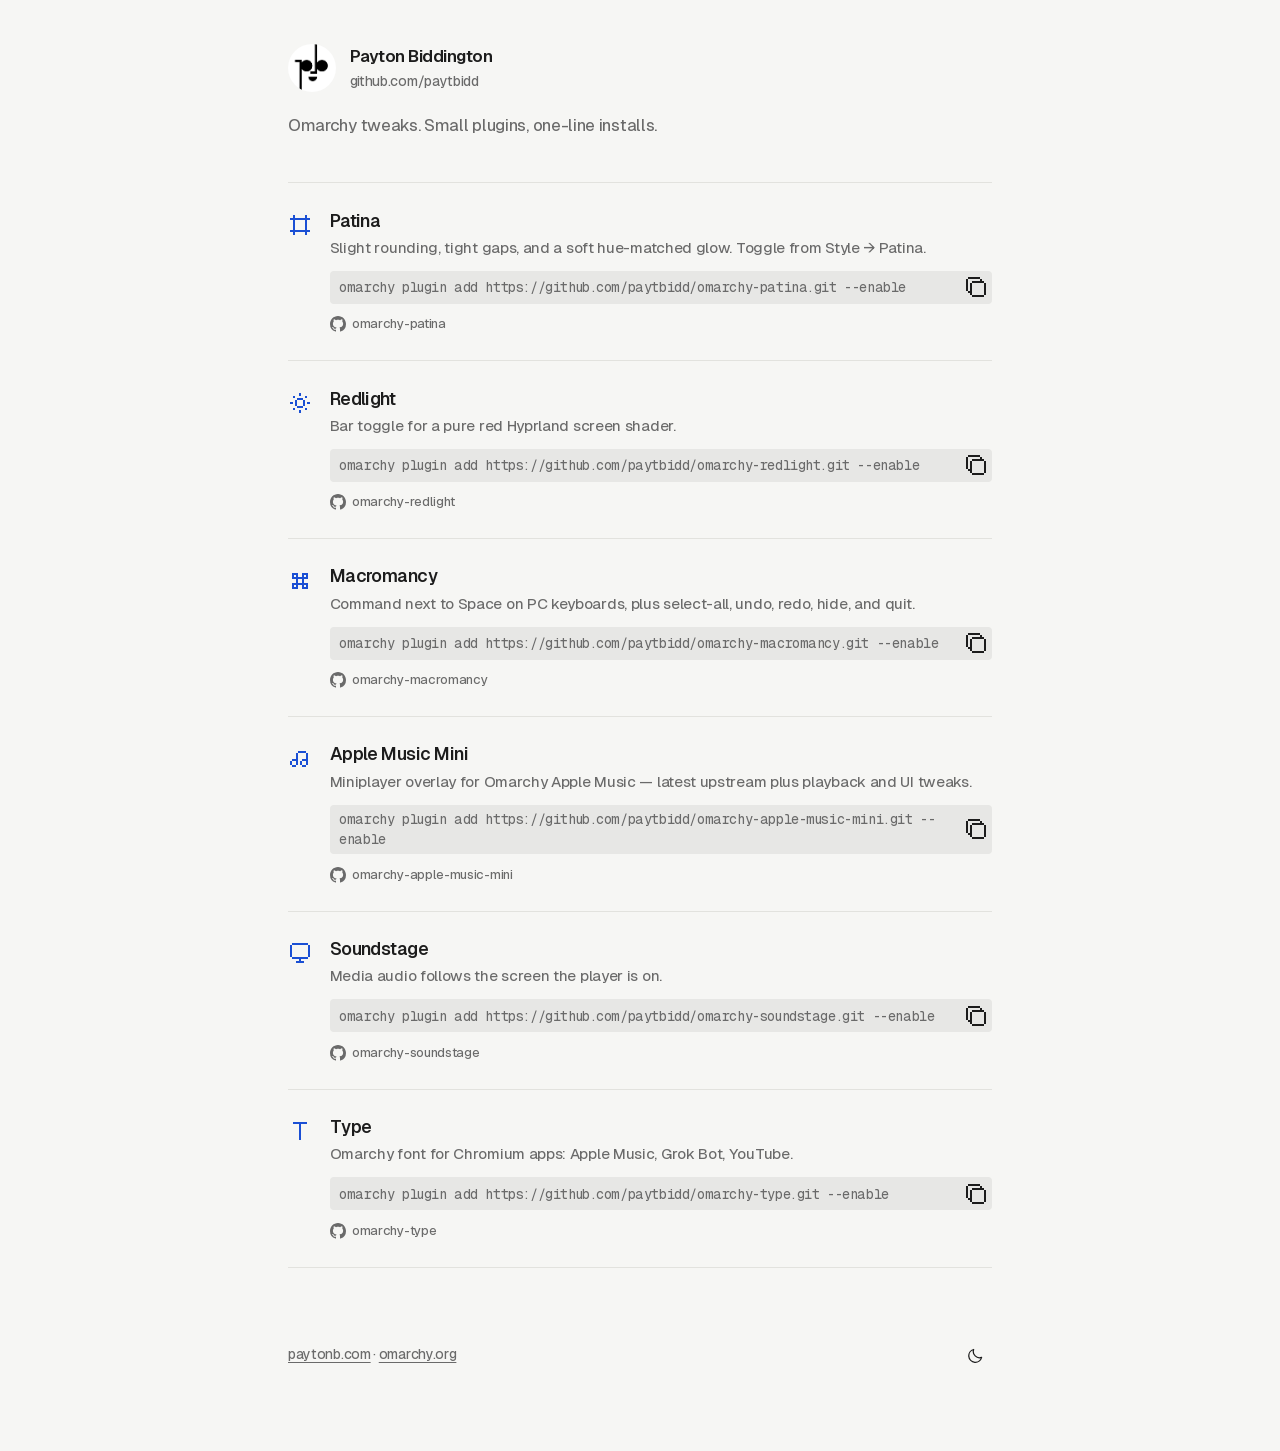
<file: site/index.html>
<!DOCTYPE html>
<html lang="en">
  <head>
    <meta charset="utf-8" />
    <meta name="viewport" content="width=device-width, initial-scale=1" />
    <title>Omarchy plugins — Payton Biddington</title>
    <meta
      name="description"
      content="Payton’s Omarchy tweaks. Small plugins, one-line installs, listed from public paytbidd/omarchy-* repos."
    />
    <meta name="color-scheme" content="light dark" />
    <link rel="icon" href="./icons/default.svg" type="image/svg+xml" />
    <script>
      (function () {
        try {
          var stored = localStorage.getItem("plugin-scheme");
          var scheme =
            stored ||
            (matchMedia("(prefers-color-scheme: dark)").matches ? "dark" : "light");
          document.documentElement.dataset.scheme = scheme;
        } catch (e) {}
      })();
    </script>
    <link rel="stylesheet" href="./styles.css" />
  </head>
  <body>
    <a class="skip" href="#plugins">Skip to plugins</a>
    <div class="page">
      <header class="mast">
        <a class="who" href="https://github.com/paytbidd">
          <img
            class="avatar"
            src="./avatar.png"
            width="48"
            height="48"
            alt="Payton Biddington"
          />
          <span class="who-copy">
            <strong>Payton Biddington</strong>
            <span class="handle">github.com/paytbidd</span>
          </span>
        </a>
        <p class="blurb">Omarchy tweaks. Small plugins, one-line&nbsp;installs.</p>
      </header>

      <main>
        <h1 class="visually-hidden">Omarchy plugins</h1>
        <section id="plugins" aria-label="Plugins">
          <div class="list" data-plugin-grid>
            <p class="empty">Loading…</p>
          </div>
        </section>
      </main>

      <footer class="foot">
        <p>
          <a href="https://paytonb.com">paytonb.com</a>
          ·
          <a href="https://omarchy.org">omarchy.org</a>
        </p>
        <button class="moon" type="button" data-scheme-toggle aria-label="Switch to night">
          <svg class="moon-fill" viewBox="0 0 16 16" aria-hidden="true">
            <path
              fill="currentColor"
              d="M13.6 10.35A6.2 6.2 0 0 1 5.65 2.5 6.5 6.5 0 1 0 13.6 10.35z"
            />
          </svg>
          <svg
            class="moon-outline"
            viewBox="0 0 16 16"
            fill="none"
            stroke="currentColor"
            stroke-width="1.25"
            stroke-linejoin="round"
            aria-hidden="true"
          >
            <path d="M13.6 10.35A6.2 6.2 0 0 1 5.65 2.5 6.5 6.5 0 1 0 13.6 10.35z" />
          </svg>
        </button>
      </footer>
    </div>
    <script src="./app.js" type="module"></script>
  </body>
</html>
</file>
<file: site/styles.css>
@font-face {
  font-family: Geist;
  src: url("./fonts/Geist-Variable.woff2") format("woff2");
  font-weight: 100 900;
  font-style: normal;
  font-display: swap;
}

@font-face {
  font-family: "Geist Mono";
  src: url("./fonts/GeistMono-Variable.woff2") format("woff2");
  font-weight: 100 900;
  font-style: normal;
  font-display: swap;
}

:root {
  --bg: #f6f6f4;
  --fg: #1c1c1c;
  --muted: #6a6a6a;
  --accent: #1a4fd4;
  --line: #e2e2de;
  --chip: color-mix(in srgb, var(--fg) 7%, var(--bg));
  color-scheme: light;
}

@media (prefers-color-scheme: dark) {
  :root {
    --bg: #141413;
    --fg: #f2f0ed;
    --muted: #9a9894;
    --accent: #ff8a2a;
    --line: #2c2b28;
    color-scheme: dark;
  }
}

html[data-scheme="light"] {
  --bg: #f6f6f4;
  --fg: #1c1c1c;
  --muted: #6a6a6a;
  --accent: #1a4fd4;
  --line: #e2e2de;
  color-scheme: light;
}

html[data-scheme="dark"] {
  --bg: #141413;
  --fg: #f2f0ed;
  --muted: #9a9894;
  --accent: #ff8a2a;
  --line: #2c2b28;
  color-scheme: dark;
}

* {
  box-sizing: border-box;
}

html,
body {
  margin: 0;
  min-height: 100%;
}

body {
  background: var(--bg);
  color: var(--fg);
  font-family: Geist, ui-sans-serif, system-ui, sans-serif;
  font-size: 17px;
  font-weight: 450;
  line-height: 1.5;
  letter-spacing: -0.018em;
}

a {
  color: inherit;
  text-decoration-thickness: 1px;
  text-underline-offset: 0.18em;
}

a:hover {
  text-decoration: none;
}

code {
  font-family: "Geist Mono", ui-monospace, SFMono-Regular, Menlo, monospace;
  font-size: 0.8em;
  letter-spacing: -0.03em;
}

.skip {
  position: absolute;
  left: 1rem;
  top: -4rem;
  background: var(--bg);
  padding: 0.4rem 0.7rem;
}

.skip:focus {
  top: 1rem;
}

.visually-hidden {
  position: absolute;
  width: 1px;
  height: 1px;
  padding: 0;
  margin: -1px;
  overflow: hidden;
  clip: rect(0, 0, 0, 0);
  white-space: nowrap;
  border: 0;
}

.page {
  width: min(44rem, calc(100% - 3rem));
  margin: 0 auto;
  padding: 2.75rem 0 4.5rem;
}

.mast {
  display: flex;
  flex-direction: column;
  align-items: flex-start;
  gap: 1.35rem;
  padding-bottom: 2.75rem;
}

.who {
  display: flex;
  align-items: center;
  gap: 0.85rem;
  text-decoration: none;
}

.avatar {
  width: 48px;
  height: 48px;
  border-radius: 50%;
  display: block;
  object-fit: cover;
  background: #fff;
}

.who-copy {
  display: flex;
  flex-direction: column;
  gap: 0.12rem;
}

.who-copy strong {
  font-size: 1.05rem;
  font-weight: 600;
  letter-spacing: -0.03em;
}

.handle {
  color: var(--muted);
  font-size: 0.88rem;
}

.blurb {
  margin: 0;
  max-width: 36rem;
  color: var(--muted);
  font-size: 1.05rem;
  line-height: 1.45;
  text-wrap: pretty;
}

.list {
  display: flex;
  flex-direction: column;
}

.row {
  display: grid;
  grid-template-columns: 24px minmax(0, 1fr);
  gap: 0.35rem 1.1rem;
  padding: 1.65rem 0;
  border-top: 1px solid var(--line);
}

.row:last-child {
  border-bottom: 1px solid var(--line);
}

.icon {
  width: 24px;
  height: 24px;
  margin-top: 0.2rem;
  color: var(--accent);
}

.icon svg {
  width: 24px;
  height: 24px;
  display: block;
  image-rendering: pixelated;
}

.body {
  min-width: 0;
  display: grid;
  grid-template-columns: minmax(0, 1fr);
  justify-items: stretch;
}

.row h2 {
  margin: 0;
  font-size: 1.12rem;
  font-weight: 560;
  letter-spacing: -0.03em;
  line-height: 1.25;
}

.one-line {
  margin: 0.3rem 0 0;
  color: var(--muted);
  font-size: 0.95rem;
}

.cmd {
  display: flex;
  align-items: center;
  gap: 0.45rem;
  margin-top: 0.7rem;
  min-width: 0;
  width: 100%;
  max-width: 100%;
  justify-self: stretch;
  box-sizing: border-box;
  padding: 0.28rem 0.28rem 0.28rem 0.6rem;
  background: var(--chip);
  border-radius: 4px;
}

.cmd code {
  flex: 1;
  color: var(--muted);
  overflow-wrap: anywhere;
  min-width: 0;
}

.copy {
  appearance: none;
  flex: 0 0 24px;
  width: 24px;
  height: 24px;
  margin: 0;
  padding: 0;
  border: 0;
  background: transparent;
  color: var(--fg);
  cursor: pointer;
  display: inline-flex;
  align-items: center;
  justify-content: center;
}

.copy svg {
  width: 24px;
  height: 24px;
  display: block;
  image-rendering: pixelated;
}

.copy:hover,
.copy:focus-visible {
  color: var(--accent);
}

.who:hover .handle,
.foot a:hover {
  color: var(--accent);
}

:focus-visible {
  outline: 2px solid var(--accent);
  outline-offset: 2px;
}

.repo {
  display: inline-flex;
  align-items: center;
  justify-self: start;
  gap: 0.4rem;
  margin-top: 0.65rem;
  color: var(--muted);
  font-size: 0.82rem;
  text-decoration: none;
  white-space: nowrap;
}

.repo svg {
  width: 16px;
  height: 16px;
  display: block;
  flex: 0 0 16px;
}

.repo:hover {
  color: var(--accent);
  text-decoration: underline;
}

.empty {
  color: var(--muted);
  padding: 1.5rem 0;
}

.foot {
  display: flex;
  align-items: center;
  justify-content: space-between;
  gap: 1rem;
  margin-top: 2.75rem;
  padding-top: 1.15rem;
  color: var(--muted);
  font-size: 0.88rem;
}

.moon {
  appearance: none;
  width: 32px;
  height: 32px;
  margin: 0;
  padding: 0;
  border: 0;
  background: transparent;
  color: var(--fg);
  cursor: pointer;
  display: inline-flex;
  align-items: center;
  justify-content: center;
}

.moon:hover,
.moon:focus-visible {
  color: var(--accent);
}

.moon svg {
  width: 16px;
  height: 16px;
  display: none;
}

html[data-scheme="dark"] .moon .moon-fill {
  display: block;
}

html[data-scheme="light"] .moon .moon-outline {
  display: block;
}

@media (max-width: 640px) {
  .page {
    width: min(44rem, calc(100% - 2rem));
    padding-top: 2rem;
  }
}
</file>
